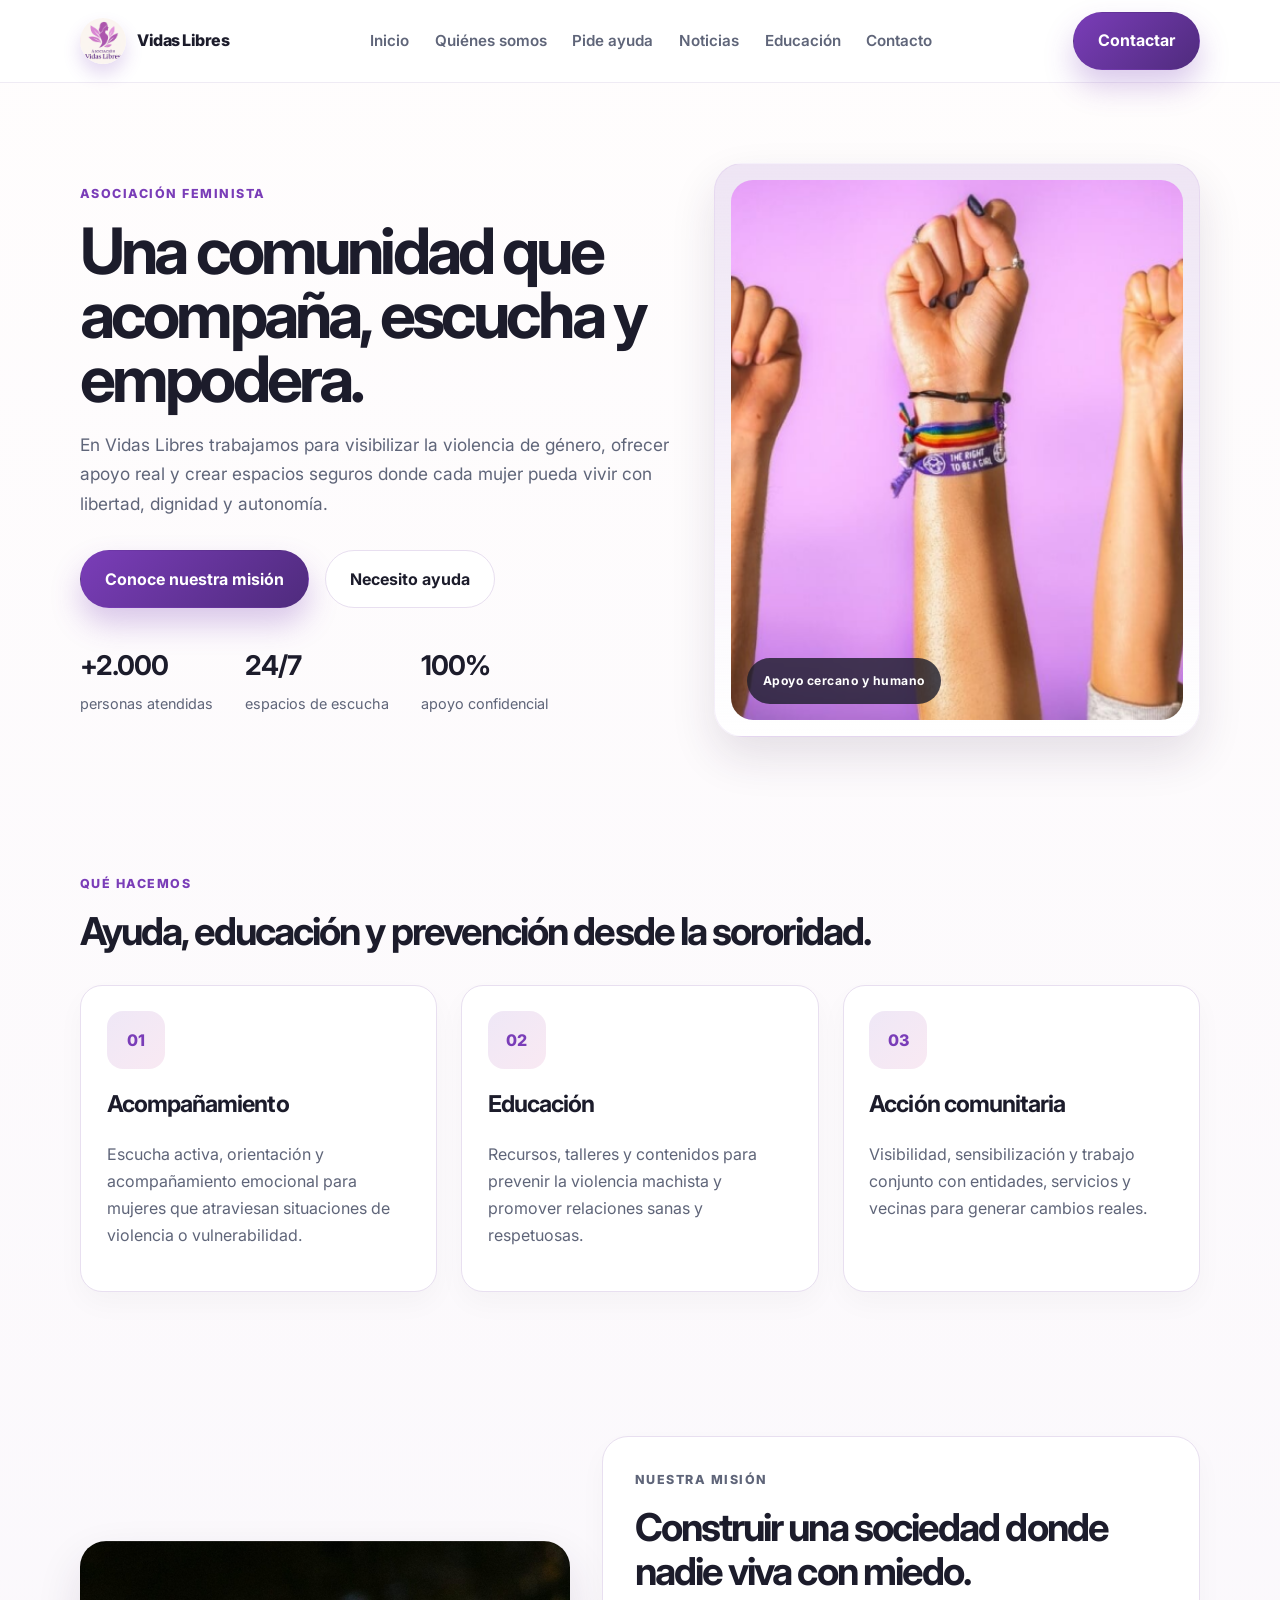
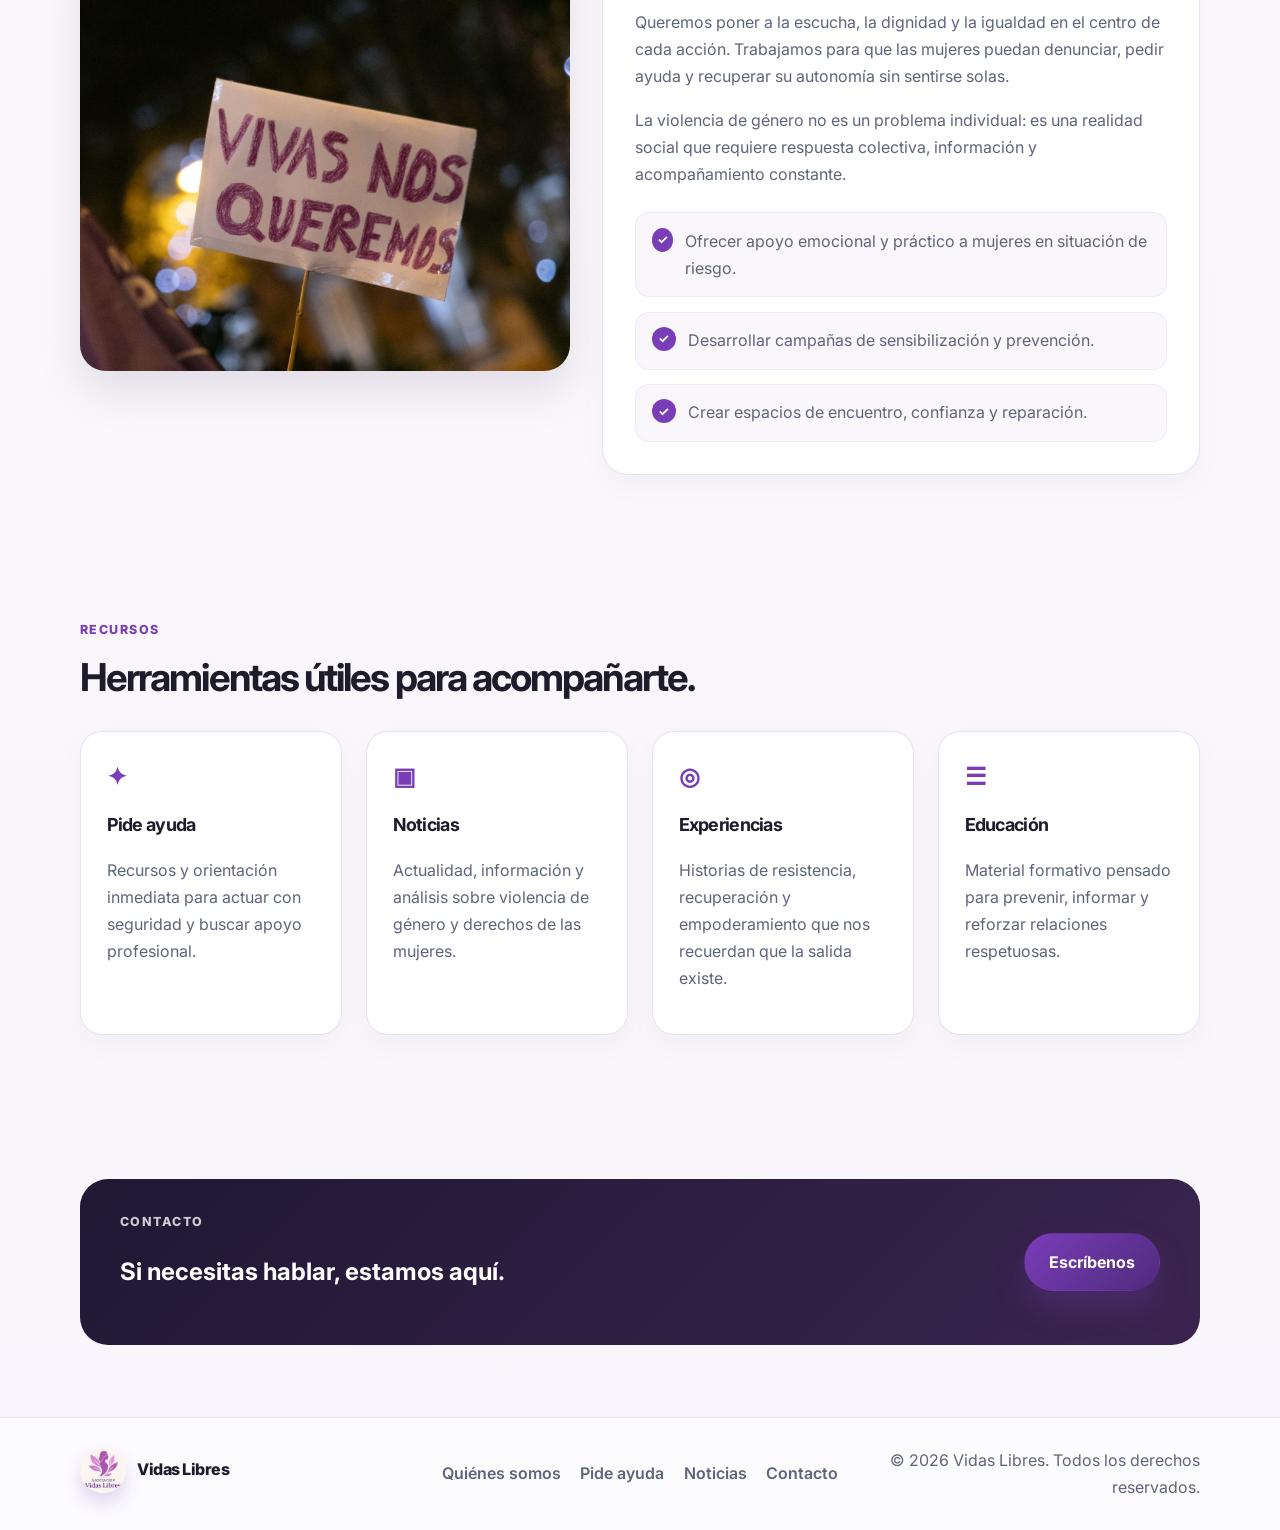
<file: index.html>
<!DOCTYPE html>
<html lang="es">
<head>
  <meta charset="UTF-8">
  <meta name="viewport" content="width=device-width, initial-scale=1.0">
  <meta name="description" content="Asociación Vidas Libres. Acompañamiento, información y apoyo frente a la violencia de género.">
  <title>Vidas Libres | Asociación</title>
  <link rel="preconnect" href="https://fonts.googleapis.com">
  <link rel="preconnect" href="https://fonts.gstatic.com" crossorigin>
  <link href="https://fonts.googleapis.com/css2?family=Inter:wght@400;500;600;700;800&display=swap" rel="stylesheet">
  <link rel="stylesheet" href="styles/style.css">
</head>
<body>
  <header class="site-header">
    <div class="container nav">
      <a href="index.html" class="brand" aria-label="Inicio Vidas Libres">
        <img src="images/image1.png" alt="Logo Vidas Libres">
        <span>Vidas Libres</span>
      </a>

      <nav class="main-nav" aria-label="Navegación principal">
        <a href="index.html">Inicio</a>
        <a href="html/quienessomos.html">Quiénes somos</a>
        <a href="html/pideayuda.html">Pide ayuda</a>
        <a href="html/NOTICIAS.html">Noticias</a>
        <a href="html/EDUCACION.html">Educación</a>
        <a href="html/formulario.html">Contacto</a>
      </nav>

      <a class="btn btn-primary" href="html/formulario.html">Contactar</a>
    </div>
  </header>

  <main>
    <section class="hero">
      <div class="container hero-grid">
        <div>
          <p class="eyebrow">Asociación feminista</p>
          <h1>Una comunidad que acompaña, escucha y empodera.</h1>
          <p class="lead">
            En Vidas Libres trabajamos para visibilizar la violencia de género, ofrecer apoyo real y crear espacios seguros donde cada mujer pueda vivir con libertad, dignidad y autonomía.
          </p>

          <div class="hero-actions">
            <a class="btn btn-primary" href="html/quienessomos.html">Conoce nuestra misión</a>
            <a class="btn btn-secondary" href="html/pideayuda.html">Necesito ayuda</a>
          </div>

          <ul class="stats" aria-label="Estadísticas de apoyo">
            <li>
              <strong>+2.000</strong>
              <span>personas atendidas</span>
            </li>
            <li>
              <strong>24/7</strong>
              <span>espacios de escucha</span>
            </li>
            <li>
              <strong>100%</strong>
              <span>apoyo confidencial</span>
            </li>
          </ul>
        </div>

        <div class="visual-card">
          <img src="images/image5.png" alt="Mujeres unidas apoyándose mutua">
          <div class="badge">Apoyo cercano y humano</div>
        </div>
      </div>
    </section>

    <section>
      <div class="container">
        <div class="section-header">
          <p class="section-tag">Qué hacemos</p>
          <h2>Ayuda, educación y prevención desde la sororidad.</h2>
        </div>

        <div class="value-grid">
          <article class="card">
            <div class="card-icon">01</div>
            <h3>Acompañamiento</h3>
            <p>Escucha activa, orientación y acompañamiento emocional para mujeres que atraviesan situaciones de violencia o vulnerabilidad.</p>
          </article>

          <article class="card">
            <div class="card-icon">02</div>
            <h3>Educación</h3>
            <p>Recursos, talleres y contenidos para prevenir la violencia machista y promover relaciones sanas y respetuosas.</p>
          </article>

          <article class="card">
            <div class="card-icon">03</div>
            <h3>Acción comunitaria</h3>
            <p>Visibilidad, sensibilización y trabajo conjunto con entidades, servicios y vecinas para generar cambios reales.</p>
          </article>
        </div>
      </div>
    </section>

    <section>
      <div class="container mission-grid">
        <div class="mission-image">
          <img src="images/image13.PNG" alt="Trabajo de la asociación">
        </div>

        <div class="content-panel">
          <p class="section-tag">Nuestra misión</p>
          <h2>Construir una sociedad donde nadie viva con miedo.</h2>
          <p>
            Queremos poner a la escucha, la dignidad y la igualdad en el centro de cada acción. Trabajamos para que las mujeres puedan denunciar, pedir ayuda y recuperar su autonomía sin sentirse solas.
          </p>
          <p>
            La violencia de género no es un problema individual: es una realidad social que requiere respuesta colectiva, información y acompañamiento constante.
          </p>

          <ul class="list-check">
            <li><strong>✓</strong> Ofrecer apoyo emocional y práctico a mujeres en situación de riesgo.</li>
            <li><strong>✓</strong> Desarrollar campañas de sensibilización y prevención.</li>
            <li><strong>✓</strong> Crear espacios de encuentro, confianza y reparación.</li>
          </ul>
        </div>
      </div>
    </section>

    <section>
      <div class="container">
        <div class="section-header">
          <p class="section-tag">Recursos</p>
          <h2>Herramientas útiles para acompañarte.</h2>
        </div>

        <div class="resource-grid">
          <article class="resource-card">
            <div class="icon">✦</div>
            <h3>Pide ayuda</h3>
            <p>Recursos y orientación inmediata para actuar con seguridad y buscar apoyo profesional.</p>
          </article>

          <article class="resource-card">
            <div class="icon">▣</div>
            <h3>Noticias</h3>
            <p>Actualidad, información y análisis sobre violencia de género y derechos de las mujeres.</p>
          </article>

          <article class="resource-card">
            <div class="icon">◎</div>
            <h3>Experiencias</h3>
            <p>Historias de resistencia, recuperación y empoderamiento que nos recuerdan que la salida existe.</p>
          </article>

          <article class="resource-card">
            <div class="icon">☰</div>
            <h3>Educación</h3>
            <p>Material formativo pensado para prevenir, informar y reforzar relaciones respetuosas.</p>
          </article>
        </div>
      </div>
    </section>

    <section>
      <div class="container cta-box">
        <div>
          <p class="section-tag">Contacto</p>
          <h2>Si necesitas hablar, estamos aquí.</h2>
        </div>
        <a class="btn btn-primary" href="html/formulario.html">Escríbenos</a>
      </div>
    </section>
  </main>

  <footer class="site-footer">
    <div class="container footer-grid">
      <div>
        <a href="index.html" class="brand" aria-label="Vidas Libres">
          <img src="images/image1.png" alt="Logo Vidas Libres">
          <span>Vidas Libres</span>
        </a>
      </div>

      <nav class="footer-links" aria-label="Enlaces del pie de página">
        <a href="html/quienessomos.html">Quiénes somos</a>
        <a href="html/pideayuda.html">Pide ayuda</a>
        <a href="html/NOTICIAS.html">Noticias</a>
        <a href="html/formulario.html">Contacto</a>
      </nav>

      <p>© 2026 Vidas Libres. Todos los derechos reservados.</p>
    </div>
  </footer>
</body>
</html>
</file>
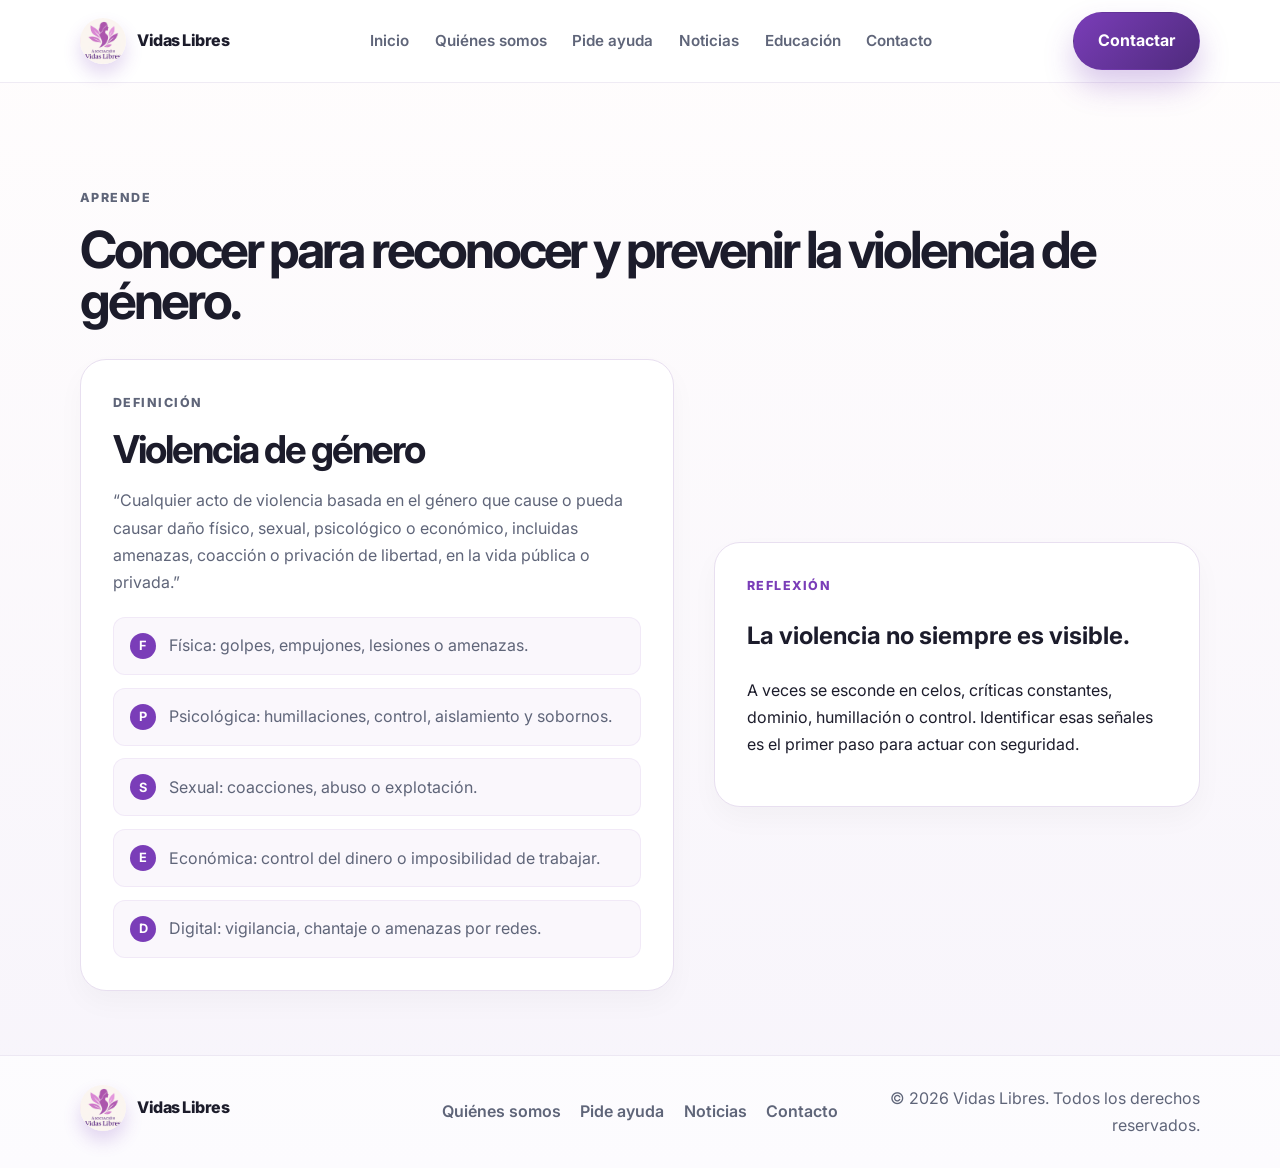
<file: html/APRENDE.html>
<!DOCTYPE html>
<html lang="es">
<head>
  <meta charset="UTF-8">
  <meta name="viewport" content="width=device-width, initial-scale=1.0">
  <meta name="description" content="Definición y tipos de violencia de género para la prevención y la sensibilización.">
  <title>Aprende | Vidas Libres</title>
  <link rel="preconnect" href="https://fonts.googleapis.com">
  <link rel="preconnect" href="https://fonts.gstatic.com" crossorigin>
  <link href="https://fonts.googleapis.com/css2?family=Inter:wght@400;500;600;700;800&display=swap" rel="stylesheet">
  <link rel="stylesheet" href="../styles/style.css">
</head>
<body>
  <header class="site-header">
    <div class="container nav">
      <a href="../index.html" class="brand" aria-label="Inicio Vidas Libres">
        <img src="../images/image1.png" alt="Logo Vidas Libres">
        <span>Vidas Libres</span>
      </a>

      <nav class="main-nav" aria-label="Navegación principal">
        <a href="../index.html">Inicio</a>
        <a href="quienessomos.html">Quiénes somos</a>
        <a href="pideayuda.html">Pide ayuda</a>
        <a href="NOTICIAS.html">Noticias</a>
        <a href="EDUCACION.html">Educación</a>
        <a href="formulario.html">Contacto</a>
      </nav>

      <a class="btn btn-primary" href="formulario.html">Contactar</a>
    </div>
  </header>

  <main class="page-shell">
    <div class="container page-hero">
      <p class="eyebrow">Aprende</p>
      <h1>Conocer para reconocer y prevenir la violencia de género.</h1>
    </div>

    <div class="container resource-layout">
      <div class="content-panel">
        <p class="section-tag">Definición</p>
        <h2>Violencia de género</h2>
        <p>
          “Cualquier acto de violencia basada en el género que cause o pueda causar daño físico, sexual, psicológico o económico, incluidas amenazas, coacción o privación de libertad, en la vida pública o privada.”
        </p>

        <ul class="info-list">
          <li><strong>F</strong> Física: golpes, empujones, lesiones o amenazas.</li>
          <li><strong>P</strong> Psicológica: humillaciones, control, aislamiento y sobornos.</li>
          <li><strong>S</strong> Sexual: coacciones, abuso o explotación.</li>
          <li><strong>E</strong> Económica: control del dinero o imposibilidad de trabajar.</li>
          <li><strong>D</strong> Digital: vigilancia, chantaje o amenazas por redes.</li>
        </ul>
      </div>

      <aside class="emergency-panel">
        <p class="section-tag">Reflexión</p>
        <h2>La violencia no siempre es visible.</h2>
        <p>
          A veces se esconde en celos, críticas constantes, dominio, humillación o control. Identificar esas señales es el primer paso para actuar con seguridad.
        </p>
      </aside>
    </div>
  </main>

  <footer class="site-footer">
    <div class="container footer-grid">
      <div>
        <a href="../index.html" class="brand" aria-label="Vidas Libres">
          <img src="../images/image1.png" alt="Logo Vidas Libres">
          <span>Vidas Libres</span>
        </a>
      </div>

      <nav class="footer-links" aria-label="Enlaces del pie de página">
        <a href="quienessomos.html">Quiénes somos</a>
        <a href="pideayuda.html">Pide ayuda</a>
        <a href="NOTICIAS.html">Noticias</a>
        <a href="formulario.html">Contacto</a>
      </nav>

      <p>© 2026 Vidas Libres. Todos los derechos reservados.</p>
    </div>
  </footer>
</body>
</html>
</file>
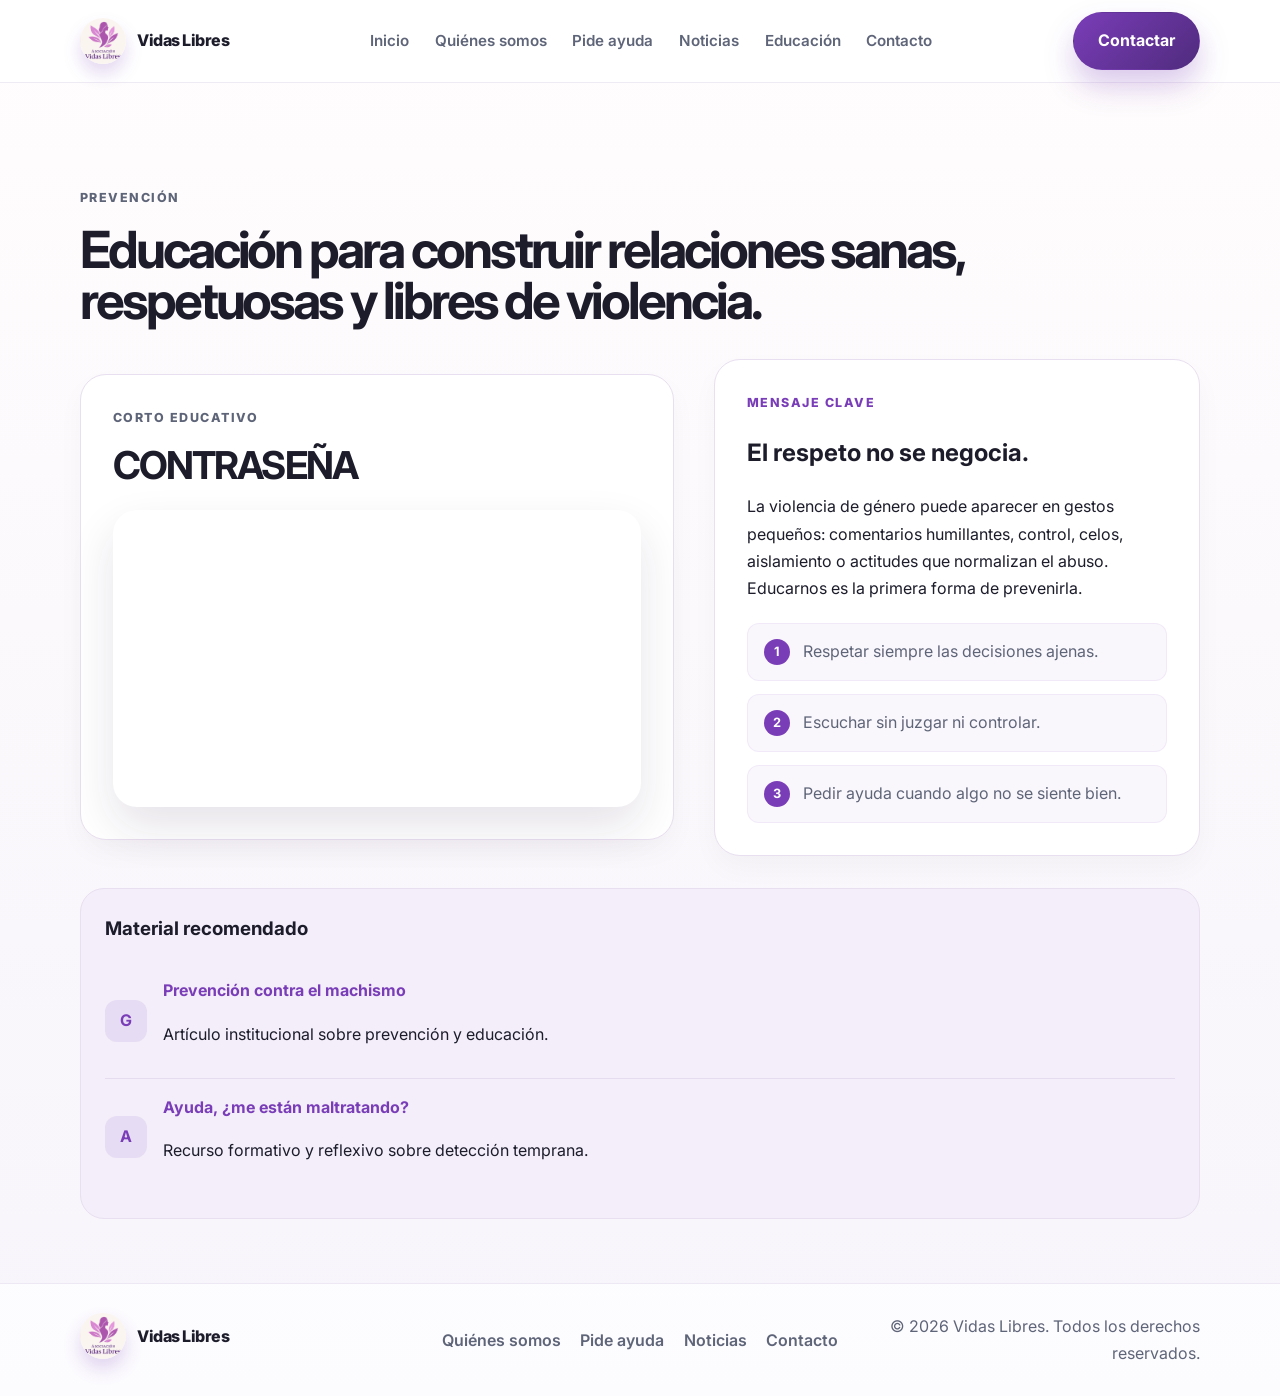
<file: html/EDUCACION.html>
<!DOCTYPE html>
<html lang="es">
<head>
  <meta charset="UTF-8">
  <meta name="viewport" content="width=device-width, initial-scale=1.0">
  <meta name="description" content="Educación y prevención para una sociedad más igualitaria y respetuosa.">
  <title>Educación | Vidas Libres</title>
  <link rel="preconnect" href="https://fonts.googleapis.com">
  <link rel="preconnect" href="https://fonts.gstatic.com" crossorigin>
  <link href="https://fonts.googleapis.com/css2?family=Inter:wght@400;500;600;700;800&display=swap" rel="stylesheet">
  <link rel="stylesheet" href="../styles/style.css">
</head>
<body>
  <header class="site-header">
    <div class="container nav">
      <a href="../index.html" class="brand" aria-label="Inicio Vidas Libres">
        <img src="../images/image1.png" alt="Logo Vidas Libres">
        <span>Vidas Libres</span>
      </a>

      <nav class="main-nav" aria-label="Navegación principal">
        <a href="../index.html">Inicio</a>
        <a href="quienessomos.html">Quiénes somos</a>
        <a href="pideayuda.html">Pide ayuda</a>
        <a href="NOTICIAS.html">Noticias</a>
        <a href="EDUCACION.html">Educación</a>
        <a href="formulario.html">Contacto</a>
      </nav>

      <a class="btn btn-primary" href="formulario.html">Contactar</a>
    </div>
  </header>

  <main class="page-shell">
    <div class="container page-hero">
      <p class="eyebrow">Prevención</p>
      <h1>Educación para construir relaciones sanas, respetuosas y libres de violencia.</h1>
    </div>

    <div class="container resource-layout">
      <div class="content-panel">
        <p class="section-tag">Corto educativo</p>
        <h2>CONTRASEÑA</h2>
        <div class="video-wrapper" style="margin-top:1.4rem;">
          <iframe src="https://www.youtube.com/embed/tFop_rECYXI" title="Corto educativo CONTRASEÑA" allowfullscreen></iframe>
        </div>
      </div>

      <aside class="emergency-panel">
        <p class="section-tag">Mensaje clave</p>
        <h2>El respeto no se negocia.</h2>
        <p>
          La violencia de género puede aparecer en gestos pequeños: comentarios humillantes, control, celos, aislamiento o actitudes que normalizan el abuso. Educarnos es la primera forma de prevenirla.
        </p>

        <ul class="info-list">
          <li><strong>1</strong> Respetar siempre las decisiones ajenas.</li>
          <li><strong>2</strong> Escuchar sin juzgar ni controlar.</li>
          <li><strong>3</strong> Pedir ayuda cuando algo no se siente bien.</li>
        </ul>
      </aside>
    </div>

    <div class="container" style="margin-top:2rem;">
      <div class="download-box">
        <h3>Material recomendado</h3>
        <div class="download-item">
          <div class="mini-icon">G</div>
          <div>
            <a href="https://www.igualdad.gob.es/wp-content/uploads/EEVM_LF.pdf" target="_blank" rel="noreferrer">Prevención contra el machismo</a>
            <p>Artículo institucional sobre prevención y educación.</p>
          </div>
        </div>

        <div class="download-item">
          <div class="mini-icon">A</div>
          <div>
            <a href="https://mujereslibresmujeresenpaz.org/foro-modulo-5-testimonios-de-victimas-de-violencia-vicaria-y-violencia-de-genero-institucional" target="_blank" rel="noreferrer">Ayuda, ¿me están maltratando?</a>
            <p>Recurso formativo y reflexivo sobre detección temprana.</p>
          </div>
        </div>
      </div>
    </div>
  </main>

  <footer class="site-footer">
    <div class="container footer-grid">
      <div>
        <a href="../index.html" class="brand" aria-label="Vidas Libres">
          <img src="../images/image1.png" alt="Logo Vidas Libres">
          <span>Vidas Libres</span>
        </a>
      </div>

      <nav class="footer-links" aria-label="Enlaces del pie de página">
        <a href="quienessomos.html">Quiénes somos</a>
        <a href="pideayuda.html">Pide ayuda</a>
        <a href="NOTICIAS.html">Noticias</a>
        <a href="formulario.html">Contacto</a>
      </nav>

      <p>© 2026 Vidas Libres. Todos los derechos reservados.</p>
    </div>
  </footer>
</body>
</html>
</file>
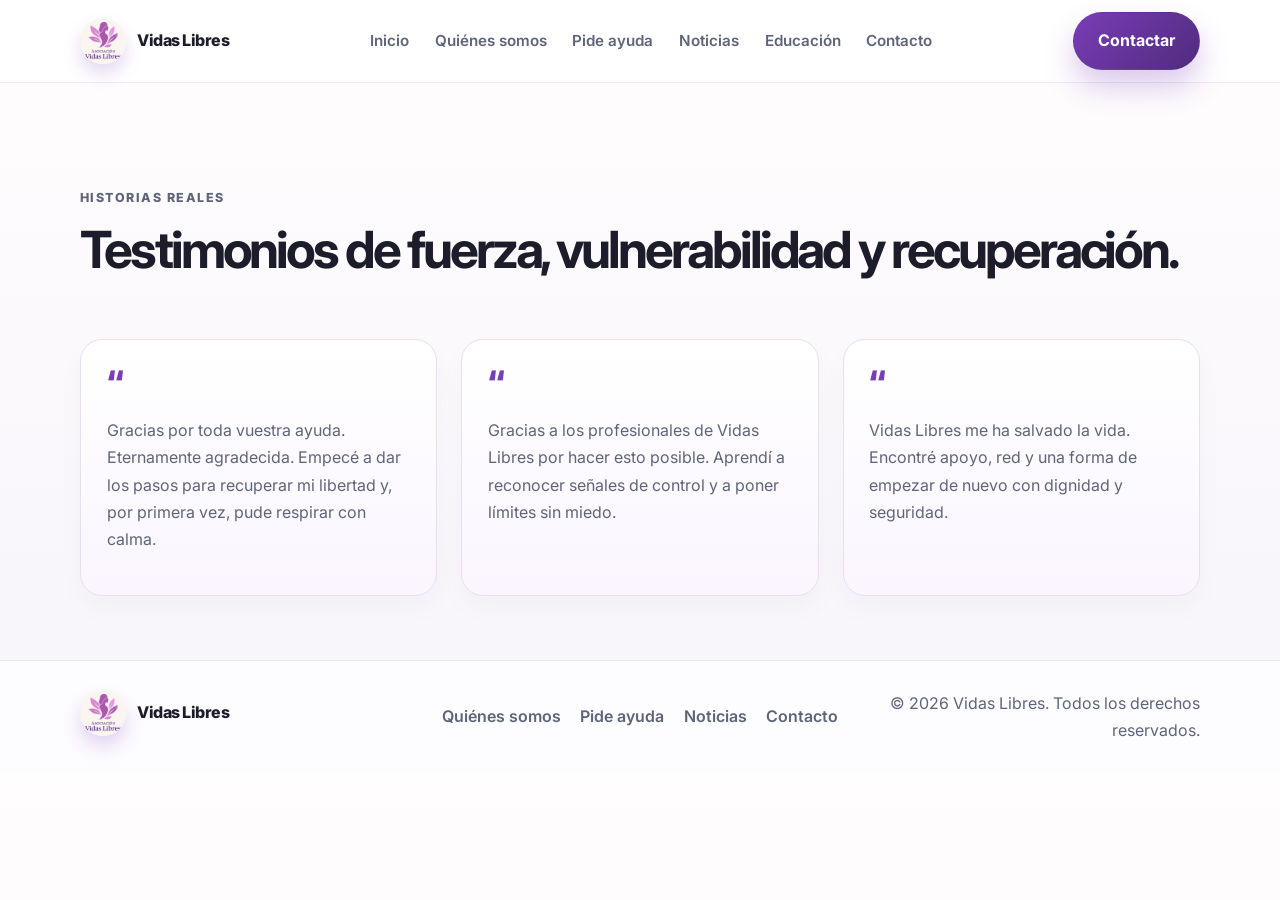
<file: html/EXPERIENCIAS.html>
<!DOCTYPE html>
<html lang="es">
<head>
  <meta charset="UTF-8">
  <meta name="viewport" content="width=device-width, initial-scale=1.0">
  <meta name="description" content="Historias reales de acompañamiento y empoderamiento en la asociación Vidas Libres.">
  <title>Experiencias | Vidas Libres</title>
  <link rel="preconnect" href="https://fonts.googleapis.com">
  <link rel="preconnect" href="https://fonts.gstatic.com" crossorigin>
  <link href="https://fonts.googleapis.com/css2?family=Inter:wght@400;500;600;700;800&display=swap" rel="stylesheet">
  <link rel="stylesheet" href="../styles/style.css">
</head>
<body>
  <header class="site-header">
    <div class="container nav">
      <a href="../index.html" class="brand" aria-label="Inicio Vidas Libres">
        <img src="../images/image1.png" alt="Logo Vidas Libres">
        <span>Vidas Libres</span>
      </a>

      <nav class="main-nav" aria-label="Navegación principal">
        <a href="../index.html">Inicio</a>
        <a href="quienessomos.html">Quiénes somos</a>
        <a href="pideayuda.html">Pide ayuda</a>
        <a href="NOTICIAS.html">Noticias</a>
        <a href="EDUCACION.html">Educación</a>
        <a href="formulario.html">Contacto</a>
      </nav>

      <a class="btn btn-primary" href="formulario.html">Contactar</a>
    </div>
  </header>

  <main class="page-shell">
    <div class="container page-hero">
      <p class="eyebrow">Historias reales</p>
      <h1>Testimonios de fuerza, vulnerabilidad y recuperación.</h1>
    </div>

    <div class="container testimonial-grid" style="margin-top: 2rem;">
      <article class="testimonial-card">
        <div class="quote-mark">“</div>
        <p>Gracias por toda vuestra ayuda. Eternamente agradecida. Empecé a dar los pasos para recuperar mi libertad y, por primera vez, pude respirar con calma.</p>
      </article>

      <article class="testimonial-card">
        <div class="quote-mark">“</div>
        <p>Gracias a los profesionales de Vidas Libres por hacer esto posible. Aprendí a reconocer señales de control y a poner límites sin miedo.</p>
      </article>

      <article class="testimonial-card">
        <div class="quote-mark">“</div>
        <p>Vidas Libres me ha salvado la vida. Encontré apoyo, red y una forma de empezar de nuevo con dignidad y seguridad.</p>
      </article>
    </div>
  </main>

  <footer class="site-footer">
    <div class="container footer-grid">
      <div>
        <a href="../index.html" class="brand" aria-label="Vidas Libres">
          <img src="../images/image1.png" alt="Logo Vidas Libres">
          <span>Vidas Libres</span>
        </a>
      </div>

      <nav class="footer-links" aria-label="Enlaces del pie de página">
        <a href="quienessomos.html">Quiénes somos</a>
        <a href="pideayuda.html">Pide ayuda</a>
        <a href="NOTICIAS.html">Noticias</a>
        <a href="formulario.html">Contacto</a>
      </nav>

      <p>© 2026 Vidas Libres. Todos los derechos reservados.</p>
    </div>
  </footer>
</body>
</html>
</file>
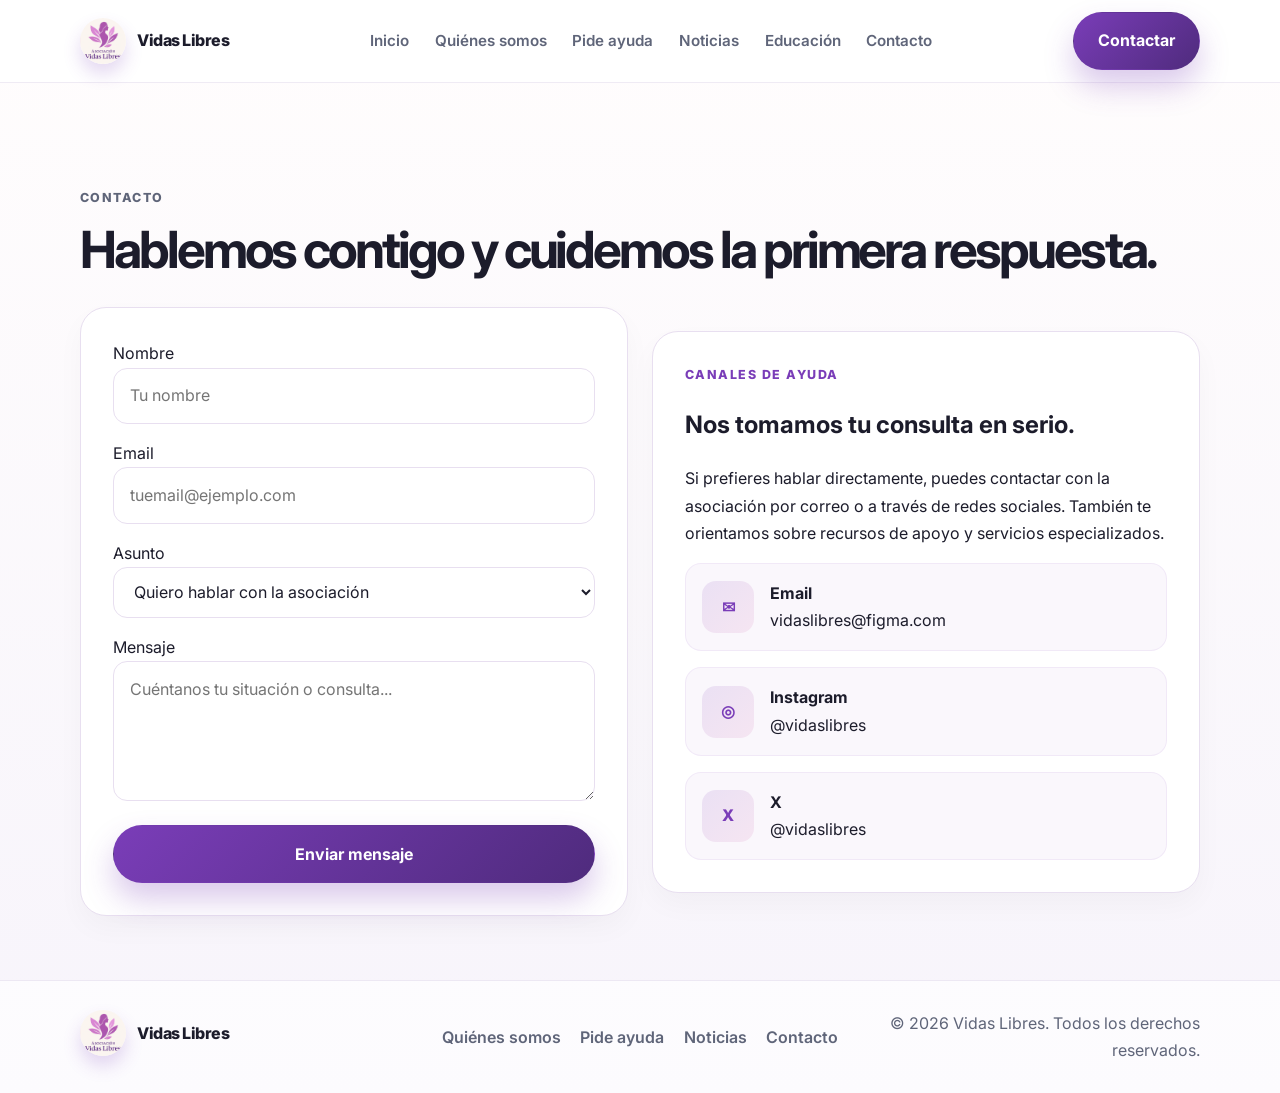
<file: html/formulario.html>
<!DOCTYPE html>
<html lang="es">
<head>
  <meta charset="UTF-8">
  <meta name="viewport" content="width=device-width, initial-scale=1.0">
  <meta name="description" content="Formulario de contacto de la asociación Vidas Libres.">
  <title>Contacto | Vidas Libres</title>
  <link rel="preconnect" href="https://fonts.googleapis.com">
  <link rel="preconnect" href="https://fonts.gstatic.com" crossorigin>
  <link href="https://fonts.googleapis.com/css2?family=Inter:wght@400;500;600;700;800&display=swap" rel="stylesheet">
  <link rel="stylesheet" href="../styles/style.css">
</head>
<body>
  <header class="site-header">
    <div class="container nav">
      <a href="../index.html" class="brand" aria-label="Inicio Vidas Libres">
        <img src="../images/image1.png" alt="Logo Vidas Libres">
        <span>Vidas Libres</span>
      </a>

      <nav class="main-nav" aria-label="Navegación principal">
        <a href="../index.html">Inicio</a>
        <a href="quienessomos.html">Quiénes somos</a>
        <a href="pideayuda.html">Pide ayuda</a>
        <a href="NOTICIAS.html">Noticias</a>
        <a href="EDUCACION.html">Educación</a>
        <a href="formulario.html">Contacto</a>
      </nav>

      <a class="btn btn-primary" href="formulario.html">Contactar</a>
    </div>
  </header>

  <main class="page-shell">
    <div class="container page-hero">
      <p class="eyebrow">Contacto</p>
      <h1>Hablemos contigo y cuidemos la primera respuesta.</h1>
    </div>

    <div class="container contact-grid">
      <div class="contact-panel">
        <form class="contact-form">
          <label>
            <span>Nombre</span>
            <input type="text" placeholder="Tu nombre">
          </label>

          <label>
            <span>Email</span>
            <input type="email" placeholder="tuemail@ejemplo.com">
          </label>

          <label>
            <span>Asunto</span>
            <select>
              <option>Quiero hablar con la asociación</option>
              <option>Necesito ayuda</option>
              <option>Quiero colaborar</option>
              <option>Consultas sobre prevención</option>
            </select>
          </label>

          <label>
            <span>Mensaje</span>
            <textarea placeholder="Cuéntanos tu situación o consulta..."></textarea>
          </label>

          <button type="submit" class="btn btn-primary">Enviar mensaje</button>
        </form>
      </div>

      <aside class="emergency-panel">
        <p class="section-tag">Canales de ayuda</p>
        <h2>Nos tomamos tu consulta en serio.</h2>
        <p>Si prefieres hablar directamente, puedes contactar con la asociación por correo o a través de redes sociales. También te orientamos sobre recursos de apoyo y servicios especializados.</p>

        <div class="emergency-list">
          <div class="emergency-item">
            <div class="icon">✉</div>
            <div>
              <strong>Email</strong><br>
              vidaslibres@figma.com
            </div>
          </div>

          <div class="emergency-item">
            <div class="icon">◎</div>
            <div>
              <strong>Instagram</strong><br>
              @vidaslibres
            </div>
          </div>

          <div class="emergency-item">
            <div class="icon">X</div>
            <div>
              <strong>X</strong><br>
              @vidaslibres
            </div>
          </div>
        </div>
      </aside>
    </div>
  </main>

  <footer class="site-footer">
    <div class="container footer-grid">
      <div>
        <a href="../index.html" class="brand" aria-label="Vidas Libres">
          <img src="../images/image1.png" alt="Logo Vidas Libres">
          <span>Vidas Libres</span>
        </a>
      </div>

      <nav class="footer-links" aria-label="Enlaces del pie de página">
        <a href="quienessomos.html">Quiénes somos</a>
        <a href="pideayuda.html">Pide ayuda</a>
        <a href="NOTICIAS.html">Noticias</a>
        <a href="formulario.html">Contacto</a>
      </nav>

      <p>© 2026 Vidas Libres. Todos los derechos reservados.</p>
    </div>
  </footer>
</body>
</html>
</file>
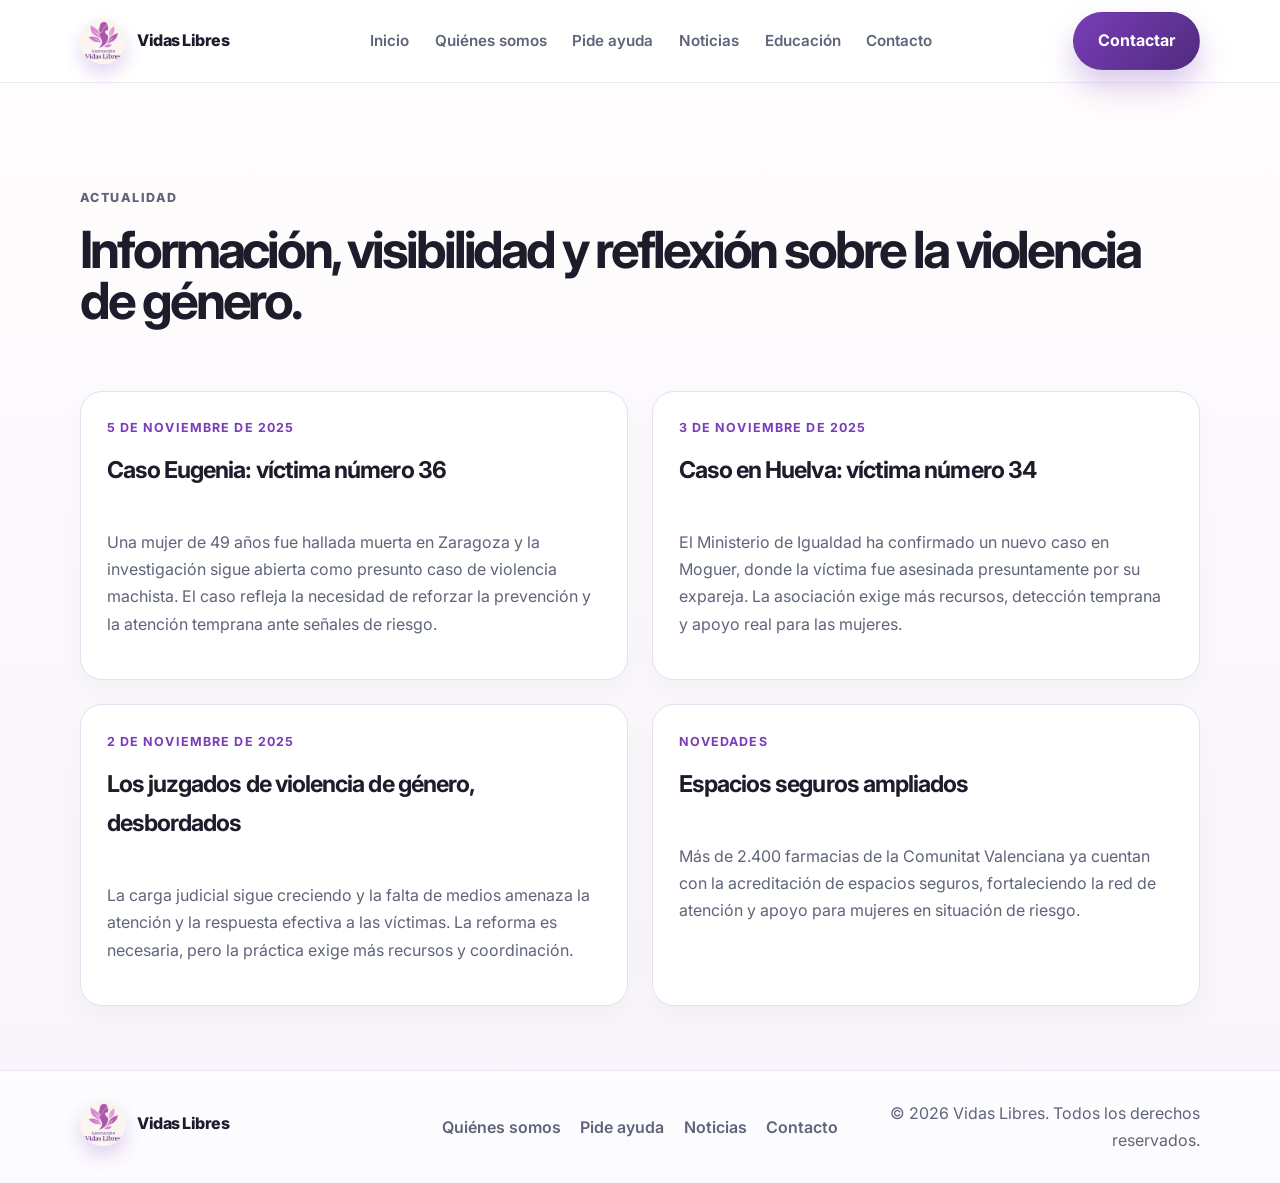
<file: html/NOTICIAS.html>
<!DOCTYPE html>
<html lang="es">
<head>
  <meta charset="UTF-8">
  <meta name="viewport" content="width=device-width, initial-scale=1.0">
  <meta name="description" content="Noticias e información sobre violencia de género y derechos de las mujeres.">
  <title>Noticias | Vidas Libres</title>
  <link rel="preconnect" href="https://fonts.googleapis.com">
  <link rel="preconnect" href="https://fonts.gstatic.com" crossorigin>
  <link href="https://fonts.googleapis.com/css2?family=Inter:wght@400;500;600;700;800&display=swap" rel="stylesheet">
  <link rel="stylesheet" href="../styles/style.css">
</head>
<body>
  <header class="site-header">
    <div class="container nav">
      <a href="../index.html" class="brand" aria-label="Inicio Vidas Libres">
        <img src="../images/image1.png" alt="Logo Vidas Libres">
        <span>Vidas Libres</span>
      </a>

      <nav class="main-nav" aria-label="Navegación principal">
        <a href="../index.html">Inicio</a>
        <a href="quienessomos.html">Quiénes somos</a>
        <a href="pideayuda.html">Pide ayuda</a>
        <a href="NOTICIAS.html">Noticias</a>
        <a href="EDUCACION.html">Educación</a>
        <a href="formulario.html">Contacto</a>
      </nav>

      <a class="btn btn-primary" href="formulario.html">Contactar</a>
    </div>
  </header>

  <main class="page-shell">
    <div class="container page-hero">
      <p class="eyebrow">Actualidad</p>
      <h1>Información, visibilidad y reflexión sobre la violencia de género.</h1>
    </div>

    <div class="container news-grid" style="margin-top: 2rem;">
      <article class="news-card">
        <div class="meta">5 de noviembre de 2025</div>
        <h3>Caso Eugenia: víctima número 36</h3>
        <p>Una mujer de 49 años fue hallada muerta en Zaragoza y la investigación sigue abierta como presunto caso de violencia machista. El caso refleja la necesidad de reforzar la prevención y la atención temprana ante señales de riesgo.</p>
      </article>

      <article class="news-card">
        <div class="meta">3 de noviembre de 2025</div>
        <h3>Caso en Huelva: víctima número 34</h3>
        <p>El Ministerio de Igualdad ha confirmado un nuevo caso en Moguer, donde la víctima fue asesinada presuntamente por su expareja. La asociación exige más recursos, detección temprana y apoyo real para las mujeres.</p>
      </article>

      <article class="news-card">
        <div class="meta">2 de noviembre de 2025</div>
        <h3>Los juzgados de violencia de género, desbordados</h3>
        <p>La carga judicial sigue creciendo y la falta de medios amenaza la atención y la respuesta efectiva a las víctimas. La reforma es necesaria, pero la práctica exige más recursos y coordinación.</p>
      </article>

      <article class="news-card">
        <div class="meta">Novedades</div>
        <h3>Espacios seguros ampliados</h3>
        <p>Más de 2.400 farmacias de la Comunitat Valenciana ya cuentan con la acreditación de espacios seguros, fortaleciendo la red de atención y apoyo para mujeres en situación de riesgo.</p>
      </article>
    </div>
  </main>

  <footer class="site-footer">
    <div class="container footer-grid">
      <div>
        <a href="../index.html" class="brand" aria-label="Vidas Libres">
          <img src="../images/image1.png" alt="Logo Vidas Libres">
          <span>Vidas Libres</span>
        </a>
      </div>

      <nav class="footer-links" aria-label="Enlaces del pie de página">
        <a href="quienessomos.html">Quiénes somos</a>
        <a href="pideayuda.html">Pide ayuda</a>
        <a href="NOTICIAS.html">Noticias</a>
        <a href="formulario.html">Contacto</a>
      </nav>

      <p>© 2026 Vidas Libres. Todos los derechos reservados.</p>
    </div>
  </footer>
</body>
</html>
</file>
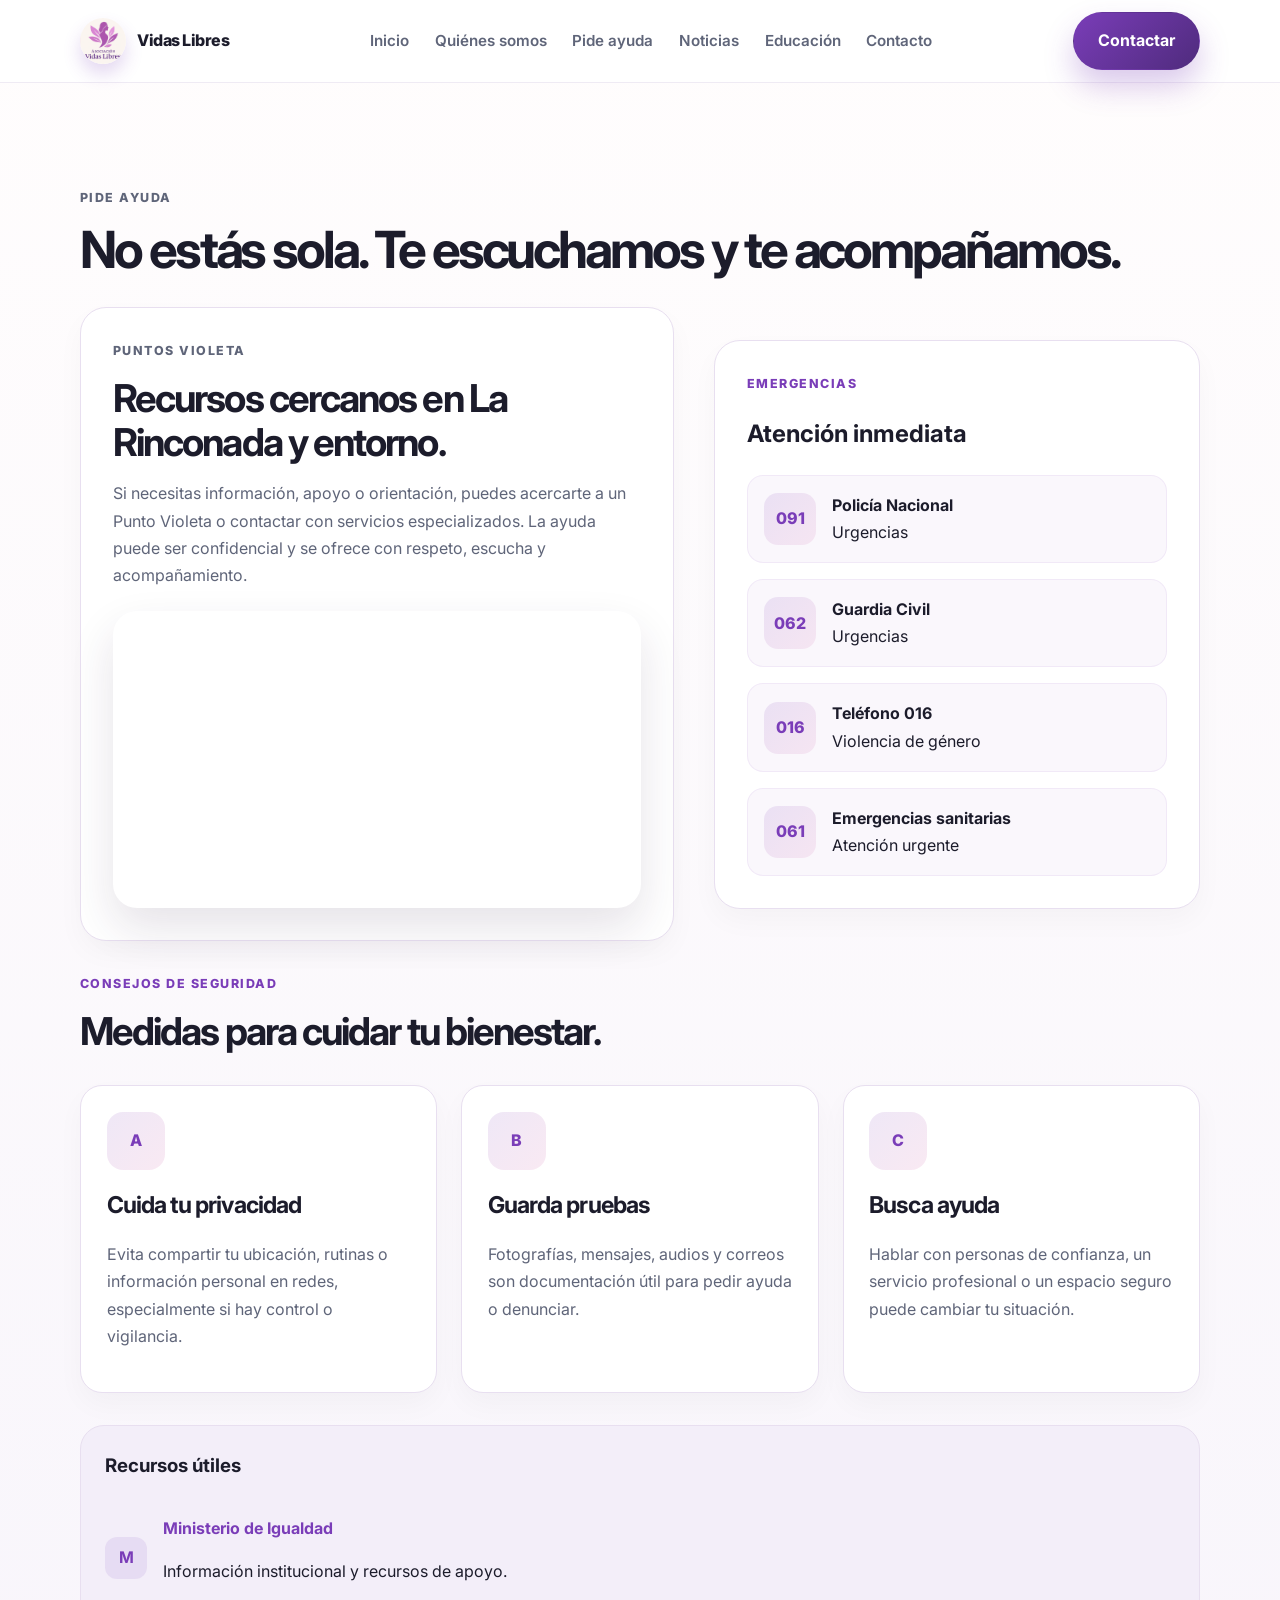
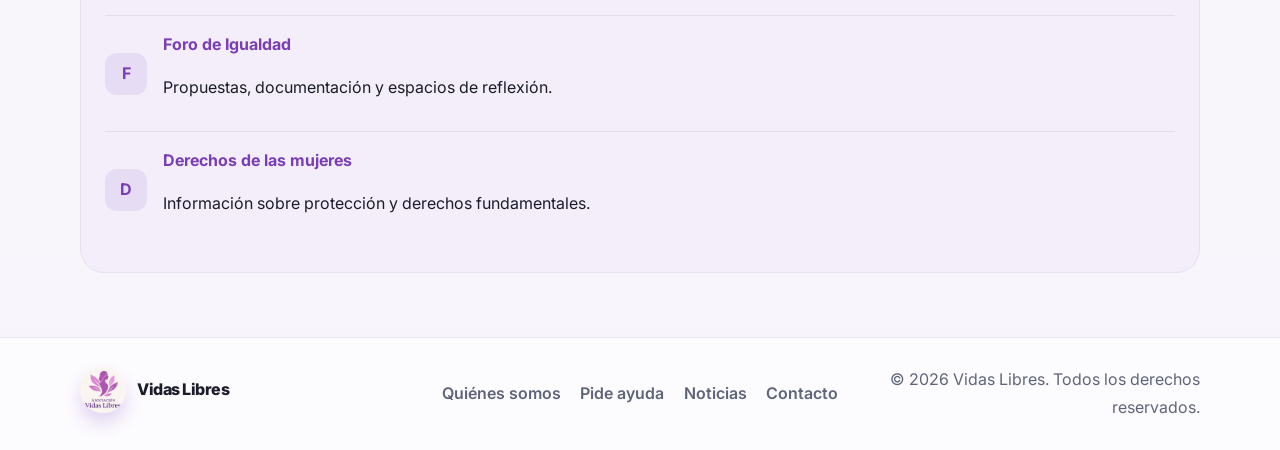
<file: html/pideayuda.html>
<!DOCTYPE html>
<html lang="es">
<head>
  <meta charset="UTF-8">
  <meta name="viewport" content="width=device-width, initial-scale=1.0">
  <meta name="description" content="Pide ayuda: recursos, consejos y puntos de apoyo para mujeres en situación de vulnerabilidad.">
  <title>Pide ayuda | Vidas Libres</title>
  <link rel="preconnect" href="https://fonts.googleapis.com">
  <link rel="preconnect" href="https://fonts.gstatic.com" crossorigin>
  <link href="https://fonts.googleapis.com/css2?family=Inter:wght@400;500;600;700;800&display=swap" rel="stylesheet">
  <link rel="stylesheet" href="../styles/style.css">
</head>
<body>
  <header class="site-header">
    <div class="container nav">
      <a href="../index.html" class="brand" aria-label="Inicio Vidas Libres">
        <img src="../images/image1.png" alt="Logo Vidas Libres">
        <span>Vidas Libres</span>
      </a>

      <nav class="main-nav" aria-label="Navegación principal">
        <a href="../index.html">Inicio</a>
        <a href="quienessomos.html">Quiénes somos</a>
        <a href="pideayuda.html">Pide ayuda</a>
        <a href="NOTICIAS.html">Noticias</a>
        <a href="EDUCACION.html">Educación</a>
        <a href="formulario.html">Contacto</a>
      </nav>

      <a class="btn btn-primary" href="formulario.html">Contactar</a>
    </div>
  </header>

  <main class="page-shell">
    <div class="container page-hero">
      <p class="eyebrow">Pide ayuda</p>
      <h1>No estás sola. Te escuchamos y te acompañamos.</h1>
    </div>

    <div class="container resource-layout">
      <div class="content-panel">
        <p class="section-tag">Puntos Violeta</p>
        <h2>Recursos cercanos en La Rinconada y entorno.</h2>
        <p>
          Si necesitas información, apoyo o orientación, puedes acercarte a un Punto Violeta o contactar con servicios especializados. La ayuda puede ser confidencial y se ofrece con respeto, escucha y acompañamiento.
        </p>

        <div class="video-wrapper" style="margin-top:1.4rem;">
          <iframe src="https://www.google.com/maps/d/u/0/embed?mid=15Ajke_IJlrp_luwgeQ4WyxBgRmjRO7M&ehbc=2E312F" title="Mapa de puntos violeta"></iframe>
        </div>
      </div>

      <aside class="emergency-panel">
        <p class="section-tag">Emergencias</p>
        <h2>Atención inmediata</h2>
        <div class="emergency-list">
          <div class="emergency-item">
            <div class="icon">091</div>
            <div><strong>Policía Nacional</strong><br>Urgencias</div>
          </div>
          <div class="emergency-item">
            <div class="icon">062</div>
            <div><strong>Guardia Civil</strong><br>Urgencias</div>
          </div>
          <div class="emergency-item">
            <div class="icon">016</div>
            <div><strong>Teléfono 016</strong><br>Violencia de género</div>
          </div>
          <div class="emergency-item">
            <div class="icon">061</div>
            <div><strong>Emergencias sanitarias</strong><br>Atención urgente</div>
          </div>
        </div>
      </aside>
    </div>

    <div class="container" style="margin-top: 2rem;">
      <div class="section-header">
        <p class="section-tag">Consejos de seguridad</p>
        <h2>Medidas para cuidar tu bienestar.</h2>
      </div>

      <div class="value-grid">
        <article class="card">
          <div class="card-icon">A</div>
          <h3>Cuida tu privacidad</h3>
          <p>Evita compartir tu ubicación, rutinas o información personal en redes, especialmente si hay control o vigilancia.</p>
        </article>

        <article class="card">
          <div class="card-icon">B</div>
          <h3>Guarda pruebas</h3>
          <p>Fotografías, mensajes, audios y correos son documentación útil para pedir ayuda o denunciar.</p>
        </article>

        <article class="card">
          <div class="card-icon">C</div>
          <h3>Busca ayuda</h3>
          <p>Hablar con personas de confianza, un servicio profesional o un espacio seguro puede cambiar tu situación.</p>
        </article>
      </div>
    </div>

    <div class="container" style="margin-top: 2rem;">
      <div class="download-box">
        <h3>Recursos útiles</h3>
        <div class="download-item">
          <div class="mini-icon">M</div>
          <div>
            <a href="https://www.igualdad.gob.es" target="_blank" rel="noreferrer">Ministerio de Igualdad</a>
            <p>Información institucional y recursos de apoyo.</p>
          </div>
        </div>

        <div class="download-item">
          <div class="mini-icon">F</div>
          <div>
            <a href="https://forum.generationequality.org/es" target="_blank" rel="noreferrer">Foro de Igualdad</a>
            <p>Propuestas, documentación y espacios de reflexión.</p>
          </div>
        </div>

        <div class="download-item">
          <div class="mini-icon">D</div>
          <div>
            <a href="https://www.amnesty.org/es/what-we-do/discrimination/womens-rights" target="_blank" rel="noreferrer">Derechos de las mujeres</a>
            <p>Información sobre protección y derechos fundamentales.</p>
          </div>
        </div>
      </div>
    </div>
  </main>

  <footer class="site-footer">
    <div class="container footer-grid">
      <div>
        <a href="../index.html" class="brand" aria-label="Vidas Libres">
          <img src="../images/image1.png" alt="Logo Vidas Libres">
          <span>Vidas Libres</span>
        </a>
      </div>

      <nav class="footer-links" aria-label="Enlaces del pie de página">
        <a href="quienessomos.html">Quiénes somos</a>
        <a href="pideayuda.html">Pide ayuda</a>
        <a href="NOTICIAS.html">Noticias</a>
        <a href="formulario.html">Contacto</a>
      </nav>

      <p>© 2026 Vidas Libres. Todos los derechos reservados.</p>
    </div>
  </footer>
</body>
</html>
</file>
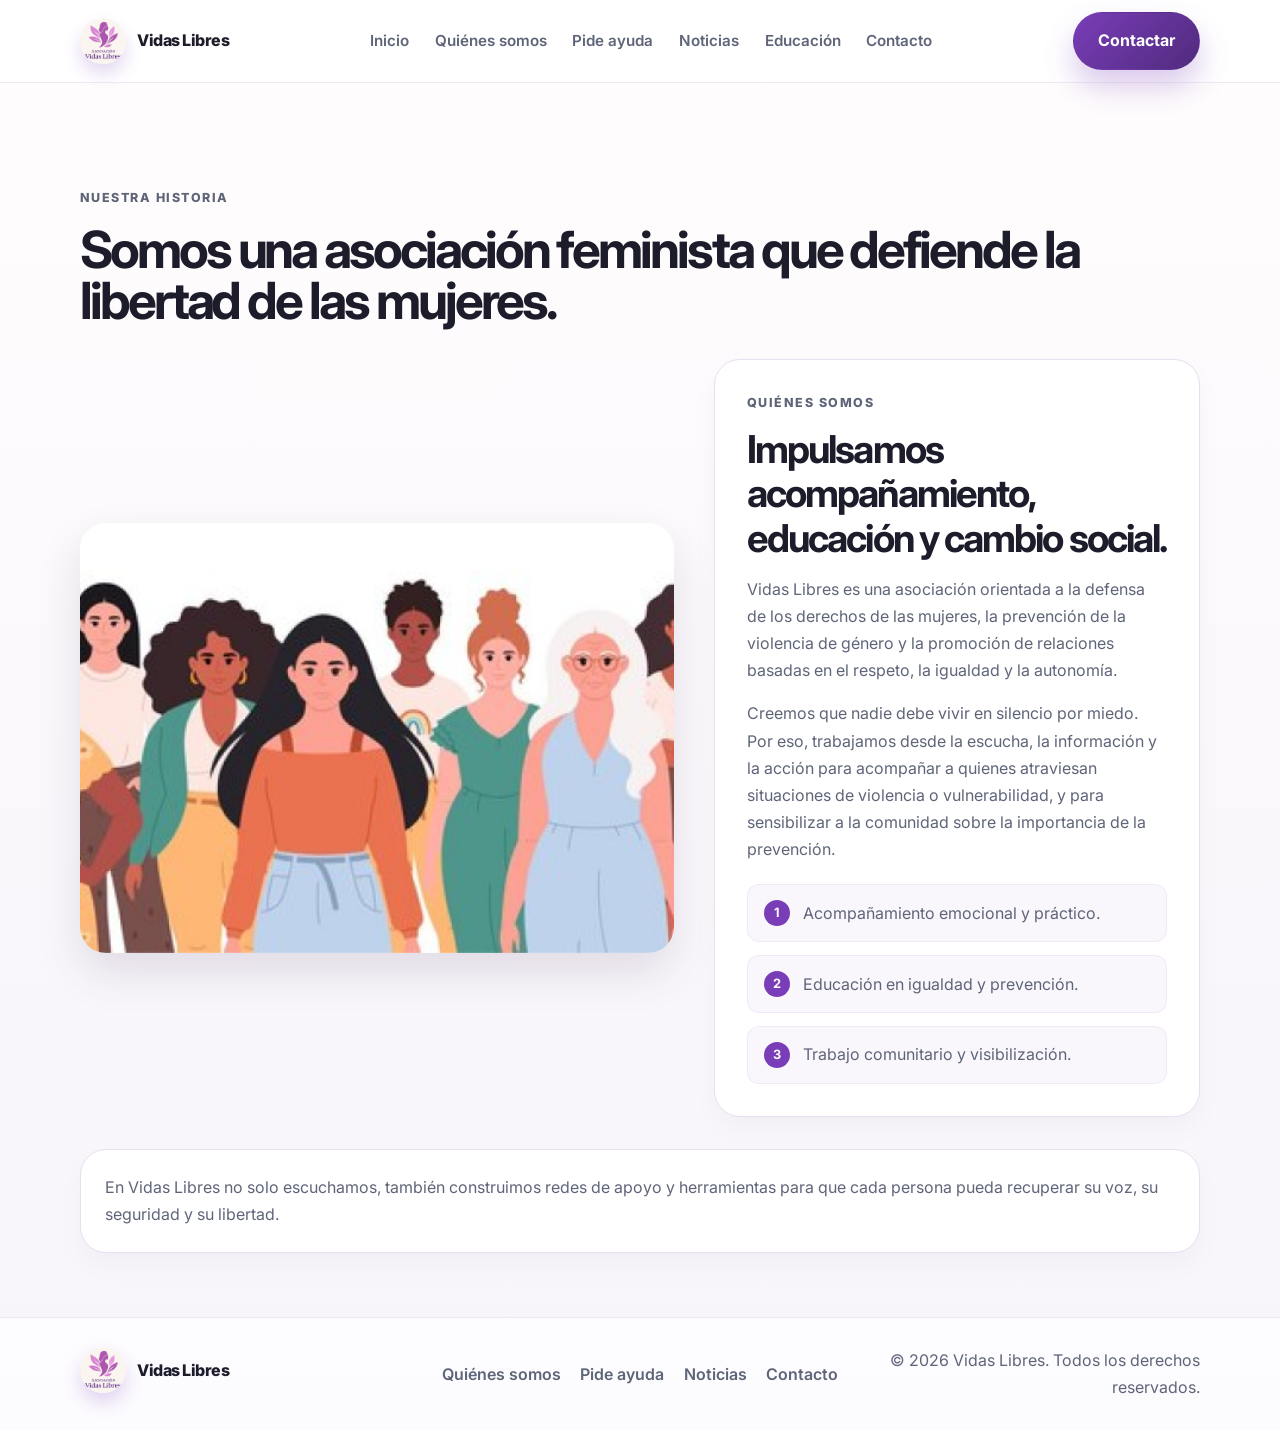
<file: html/quienessomos.html>
<!DOCTYPE html>
<html lang="es">
<head>
  <meta charset="UTF-8">
  <meta name="viewport" content="width=device-width, initial-scale=1.0">
  <meta name="description" content="Quiénes somos: Vidas Libres, asociación feminista de apoyo y prevención contra la violencia de género.">
  <title>Quiénes somos | Vidas Libres</title>
  <link rel="preconnect" href="https://fonts.googleapis.com">
  <link rel="preconnect" href="https://fonts.gstatic.com" crossorigin>
  <link href="https://fonts.googleapis.com/css2?family=Inter:wght@400;500;600;700;800&display=swap" rel="stylesheet">
  <link rel="stylesheet" href="../styles/style.css">
</head>
<body>
  <header class="site-header">
    <div class="container nav">
      <a href="../index.html" class="brand" aria-label="Inicio Vidas Libres">
        <img src="../images/image1.png" alt="Logo Vidas Libres">
        <span>Vidas Libres</span>
      </a>

      <nav class="main-nav" aria-label="Navegación principal">
        <a href="../index.html">Inicio</a>
        <a href="quienessomos.html">Quiénes somos</a>
        <a href="pideayuda.html">Pide ayuda</a>
        <a href="NOTICIAS.html">Noticias</a>
        <a href="EDUCACION.html">Educación</a>
        <a href="formulario.html">Contacto</a>
      </nav>

      <a class="btn btn-primary" href="formulario.html">Contactar</a>
    </div>
  </header>

  <main class="page-shell">
    <div class="container page-hero">
      <p class="eyebrow">Nuestra historia</p>
      <h1>Somos una asociación feminista que defiende la libertad de las mujeres.</h1>
    </div>

    <div class="container story-grid">
      <div class="story-image">
        <img src="../images/mujeres.PNG" alt="Mujeres unidas en la asociación">
      </div>

      <div class="content-panel">
        <p class="section-tag">Quiénes somos</p>
        <h2>Impulsamos acompañamiento, educación y cambio social.</h2>
        <p>
          Vidas Libres es una asociación orientada a la defensa de los derechos de las mujeres, la prevención de la violencia de género y la promoción de relaciones basadas en el respeto, la igualdad y la autonomía.
        </p>
        <p>
          Creemos que nadie debe vivir en silencio por miedo. Por eso, trabajamos desde la escucha, la información y la acción para acompañar a quienes atraviesan situaciones de violencia o vulnerabilidad, y para sensibilizar a la comunidad sobre la importancia de la prevención.
        </p>

        <ul class="info-list">
          <li><strong>1</strong> Acompañamiento emocional y práctico.</li>
          <li><strong>2</strong> Educación en igualdad y prevención.</li>
          <li><strong>3</strong> Trabajo comunitario y visibilización.</li>
        </ul>
      </div>
    </div>

    <div class="container" style="margin-top:2rem;">
      <div class="story-note">
        <p>
          En Vidas Libres no solo escuchamos, también construimos redes de apoyo y herramientas para que cada persona pueda recuperar su voz, su seguridad y su libertad.
        </p>
      </div>
    </div>
  </main>

  <footer class="site-footer">
    <div class="container footer-grid">
      <div>
        <a href="../index.html" class="brand" aria-label="Vidas Libres">
          <img src="../images/image1.png" alt="Logo Vidas Libres">
          <span>Vidas Libres</span>
        </a>
      </div>

      <nav class="footer-links" aria-label="Enlaces del pie de página">
        <a href="quienessomos.html">Quiénes somos</a>
        <a href="pideayuda.html">Pide ayuda</a>
        <a href="NOTICIAS.html">Noticias</a>
        <a href="formulario.html">Contacto</a>
      </nav>

      <p>© 2026 Vidas Libres. Todos los derechos reservados.</p>
    </div>
  </footer>
</body>
</html>
</file>
<file: styles/style.css>
:root {
  --bg: #f7f4fb;
  --bg-soft: #fffafc;
  --surface: #ffffff;
  --surface-alt: #f3eef9;
  --primary: #7a3db8;
  --primary-dark: #4f2b7d;
  --primary-soft: rgba(122, 61, 184, 0.12);
  --accent: #d464a8;
  --accent-soft: rgba(212, 100, 168, 0.12);
  --text: #1c1c2b;
  --muted: #5f6579;
  --line: #e8dff0;
  --success: #2f9d8f;
  --shadow: 0 20px 45px rgba(48, 22, 68, 0.12);
}

* {
  box-sizing: border-box;
}

html {
  scroll-behavior: smooth;
}

body {
  margin: 0;
  font-family: "Inter", Arial, sans-serif;
  background: linear-gradient(180deg, #fffdfd 0%, #f7f4fb 100%);
  color: var(--text);
  line-height: 1.7;
}

a {
  text-decoration: none;
  color: inherit;
}

img {
  max-width: 100%;
  display: block;
}

button,
input,
textarea,
select {
  font: inherit;
}

.container {
  width: min(1120px, calc(100% - 2rem));
  margin: 0 auto;
}

.site-header {
  position: sticky;
  top: 0;
  z-index: 20;
  background: rgba(255, 255, 255, 0.85);
  backdrop-filter: blur(10px);
  border-bottom: 1px solid rgba(124, 89, 160, 0.12);
}

.nav {
  display: flex;
  align-items: center;
  justify-content: space-between;
  min-height: 82px;
  gap: 1rem;
}

.brand {
  display: inline-flex;
  align-items: center;
  gap: 0.7rem;
  font-weight: 800;
  letter-spacing: -0.03em;
}

.brand img {
  width: 46px;
  height: 46px;
  border-radius: 50%;
  object-fit: cover;
  box-shadow: 0 10px 18px rgba(122, 61, 184, 0.2);
}

.main-nav {
  display: flex;
  align-items: center;
  gap: 1.6rem;
  color: var(--muted);
  font-size: 0.95rem;
  font-weight: 600;
}

.main-nav a:hover,
.footer-links a:hover {
  color: var(--primary);
}

.btn {
  display: inline-flex;
  align-items: center;
  justify-content: center;
  padding: 0.9rem 1.5rem;
  border-radius: 999px;
  font-weight: 700;
  border: 1px solid transparent;
  transition: all 0.2s ease;
}

.btn:hover {
  transform: translateY(-2px);
}

.btn-primary {
  background: linear-gradient(135deg, var(--primary) 0%, var(--primary-dark) 100%);
  color: #fff;
  box-shadow: 0 16px 30px rgba(122, 61, 184, 0.28);
}

.btn-secondary {
  border-color: var(--line);
  background: #fff;
  color: var(--text);
}

section {
  padding: 4.5rem 0;
}

.hero {
  padding-top: 5rem;
  padding-bottom: 4rem;
}

.hero-grid,
.story-grid,
.resource-layout,
.contact-grid,
.footer-grid {
  display: grid;
  grid-template-columns: 1.1fr 0.9fr;
  gap: 2.5rem;
  align-items: center;
}

.eyebrow,
.section-tag {
  margin: 0 0 0.9rem;
  color: var(--primary);
  font-size: 0.78rem;
  text-transform: uppercase;
  letter-spacing: 0.12em;
  font-weight: 800;
}

.hero h1,
.page-hero h1,
.section-header h2,
.content-panel h2 {
  margin: 0;
  font-size: clamp(2.5rem, 5vw, 4.5rem);
  line-height: 1;
  letter-spacing: -0.06em;
}

.lead,
.page-hero p,
.content-panel p,
.card p,
.resource-card p,
.news-card p,
.testimonial-card p,
.contact-card p,
.list-check li,
.info-list li,
.story-note p {
  color: var(--muted);
}

.lead {
  max-width: 620px;
  margin-top: 1.2rem;
  font-size: 1.08rem;
}

.hero-actions {
  display: flex;
  flex-wrap: wrap;
  gap: 1rem;
  margin-top: 2rem;
}

.stats {
  list-style: none;
  padding: 0;
  margin: 2.2rem 0 0;
  display: flex;
  flex-wrap: wrap;
  gap: 2rem;
}

.stats li {
  min-width: 120px;
}

.stats strong {
  display: block;
  font-size: 1.7rem;
  letter-spacing: -0.04em;
}

.stats span {
  color: var(--muted);
  font-size: 0.9rem;
}

.visual-card {
  position: relative;
  padding: 1rem;
  background: linear-gradient(180deg, rgba(122, 61, 184, 0.12), rgba(255, 255, 255, 0.96));
  border: 1px solid rgba(122, 61, 184, 0.08);
  border-radius: 28px;
  box-shadow: var(--shadow);
}

.visual-card img {
  border-radius: 22px;
  width: 100%;
  height: 540px;
  object-fit: cover;
}

.badge {
  position: absolute;
  left: 2rem;
  bottom: 2rem;
  background: rgba(28, 28, 43, 0.8);
  color: #fff;
  font-size: 0.76rem;
  padding: 0.8rem 1rem;
  border-radius: 999px;
  letter-spacing: 0.04em;
  font-weight: 700;
}

.section-header {
  margin-bottom: 2rem;
}

.section-header h2,
.content-panel h2 {
  font-size: clamp(2rem, 3vw, 3rem);
  line-height: 1.15;
  letter-spacing: -0.05em;
}

.card-grid,
.news-grid,
.resource-grid,
.value-grid,
.testimonial-grid,
.contact-grid {
  display: grid;
  gap: 1.5rem;
}

.value-grid,
.card-grid {
  grid-template-columns: repeat(3, minmax(0, 1fr));
}

.card,
.resource-card,
.news-card,
.testimonial-card,
.contact-card,
.info-box,
.story-note,
.callout {
  background: var(--surface);
  border: 1px solid var(--line);
  border-radius: 22px;
  box-shadow: 0 12px 28px rgba(28, 28, 43, 0.03);
}

.card,
.resource-card,
.news-card,
.testimonial-card,
.contact-card {
  padding: 1.6rem;
}

.card-icon {
  width: 58px;
  height: 58px;
  display: inline-flex;
  align-items: center;
  justify-content: center;
  background: linear-gradient(135deg, var(--primary-soft), rgba(212, 100, 168, 0.14));
  color: var(--primary);
  border-radius: 16px;
  font-weight: 800;
  margin-bottom: 1rem;
}

.card h3,
.resource-card h3,
.news-card h3,
.testimonial-card h3,
.contact-card h3 {
  margin: 0 0 0.6rem;
  font-size: 1.45rem;
  letter-spacing: -0.04em;
}

.mission-grid {
  display: grid;
  grid-template-columns: 0.9fr 1.1fr;
  gap: 2rem;
  align-items: center;
}

.mission-image img,
.story-image img {
  width: 100%;
  min-height: 430px;
  object-fit: cover;
  border-radius: 26px;
  box-shadow: var(--shadow);
}

.list-check {
  list-style: none;
  padding: 0;
  margin: 1.5rem 0 0;
  display: grid;
  gap: 0.9rem;
}

.list-check li {
  display: flex;
  align-items: flex-start;
  gap: 0.75rem;
  background: rgba(122, 61, 184, 0.04);
  border: 1px solid rgba(122, 61, 184, 0.08);
  border-radius: 14px;
  padding: 0.9rem 1rem;
}

.list-check strong {
  display: inline-flex;
  align-items: center;
  justify-content: center;
  width: 24px;
  height: 24px;
  border-radius: 50%;
  background: var(--primary);
  color: #fff;
  font-size: 0.8rem;
}

.resource-grid {
  grid-template-columns: repeat(4, minmax(0, 1fr));
}

.resource-card h3 {
  font-size: 1.12rem;
}

.resource-card .icon {
  font-size: 1.5rem;
  margin-bottom: 0.75rem;
  color: var(--primary);
  font-weight: 800;
}

.cta-box {
  background: linear-gradient(135deg, #1f1833 0%, #3a244f 100%);
  border-radius: 28px;
  padding: 2rem 2.5rem;
  color: #fff;
  display: flex;
  align-items: center;
  justify-content: space-between;
  gap: 2rem;
}

.cta-box .section-tag {
  color: rgba(255, 255, 255, 0.78);
}

.site-footer {
  background: rgba(255, 255, 255, 0.7);
  border-top: 1px solid rgba(124, 89, 160, 0.12);
}

.footer-grid {
  grid-template-columns: 1fr auto 1fr;
  padding: 1.8rem 0;
  align-items: center;
}

.footer-links {
  display: flex;
  flex-wrap: wrap;
  gap: 1.2rem;
  justify-content: center;
  color: var(--muted);
  font-weight: 600;
}

.site-footer p {
  margin: 0;
  text-align: right;
  color: var(--muted);
}

.page-shell {
  padding-top: 4rem;
  padding-bottom: 4rem;
}

.page-hero {
  padding-top: 2.5rem;
  padding-bottom: 2rem;
}

.page-hero h1 {
  font-size: clamp(2.2rem, 4vw, 3.6rem);
}

.page-hero .eyebrow {
  margin-bottom: 1rem;
}

.content-panel,
.info-box,
.story-note,
.callout {
  background: var(--surface);
  border: 1px solid var(--line);
  border-radius: 26px;
  box-shadow: 0 12px 28px rgba(17, 24, 39, 0.03);
}

.content-panel {
  padding: 2rem;
}

.info-list {
  list-style: none;
  padding: 0;
  margin: 1.3rem 0 0;
  display: grid;
  gap: 0.8rem;
}

.info-list li {
  display: flex;
  align-items: center;
  gap: 0.8rem;
  background: rgba(122, 61, 184, 0.04);
  border: 1px solid rgba(122, 61, 184, 0.08);
  border-radius: 12px;
  padding: 0.9rem 1rem;
}

.info-list strong {
  display: inline-flex;
  align-items: center;
  justify-content: center;
  width: 26px;
  height: 26px;
  background: var(--primary);
  color: #fff;
  border-radius: 50%;
  font-size: 0.8rem;
}

.story-image {
  position: relative;
}

.story-note {
  padding: 1.5rem;
  margin-top: 1rem;
}

.story-note p {
  margin: 0;
}

.news-grid {
  grid-template-columns: repeat(2, minmax(0, 1fr));
}

.news-card {
  display: flex;
  flex-direction: column;
  gap: 0.8rem;
}

.news-card .meta {
  color: var(--primary);
  font-size: 0.78rem;
  text-transform: uppercase;
  letter-spacing: 0.09em;
  font-weight: 700;
}

.testimonial-grid {
  grid-template-columns: repeat(3, minmax(0, 1fr));
}

.testimonial-card {
  background: linear-gradient(180deg, #fff 0%, #faf5ff 100%);
}

.quote-mark {
  font-size: 2.2rem;
  color: var(--primary);
  font-weight: 800;
  line-height: 1;
  margin-bottom: 0.6rem;
}

.resource-layout {
  grid-template-columns: 1.1fr 0.9fr;
}

.contact-panel,
.emergency-panel {
  background: var(--surface);
  border: 1px solid var(--line);
  border-radius: 26px;
  padding: 2rem;
  box-shadow: 0 12px 28px rgba(17, 24, 39, 0.03);
}

.contact-grid {
  grid-template-columns: 1fr 1fr;
}

.contact-form {
  display: grid;
  gap: 1rem;
}

.contact-form input,
.contact-form textarea,
.contact-form select {
  width: 100%;
  border: 1px solid var(--line);
  background: #fff;
  border-radius: 14px;
  padding: 0.85rem 1rem;
  color: var(--text);
}

.contact-form textarea {
  min-height: 140px;
  resize: vertical;
}

.emergency-list {
  display: grid;
  gap: 1rem;
  margin-top: 1rem;
}

.emergency-item {
  display: flex;
  align-items: center;
  gap: 1rem;
  background: rgba(122, 61, 184, 0.04);
  border: 1px solid rgba(122, 61, 184, 0.08);
  border-radius: 16px;
  padding: 1rem;
}

.emergency-item .icon {
  width: 52px;
  height: 52px;
  display: inline-flex;
  align-items: center;
  justify-content: center;
  border-radius: 14px;
  background: linear-gradient(135deg, var(--primary-soft), rgba(212, 100, 168, 0.12));
  color: var(--primary);
  font-weight: 800;
}

.map-frame {
  width: 100%;
  min-height: 320px;
  border: 0;
  border-radius: 18px;
  box-shadow: var(--shadow);
}

.video-wrapper {
  position: relative;
  overflow: hidden;
  border-radius: 24px;
  box-shadow: var(--shadow);
  aspect-ratio: 16 / 9;
}

.video-wrapper iframe {
  width: 100%;
  height: 100%;
  border: 0;
}

.download-box {
  background: var(--surface-alt);
  border: 1px solid var(--line);
  border-radius: 24px;
  padding: 1.5rem;
  margin-top: 2rem;
}

.download-box h3 {
  margin-top: 0;
}

.download-item {
  display: flex;
  align-items: center;
  gap: 1rem;
  padding: 0.9rem 0;
  border-bottom: 1px solid rgba(124, 89, 160, 0.12);
}

.download-item:last-child {
  border-bottom: 0;
}

.download-item .mini-icon {
  width: 42px;
  height: 42px;
  display: inline-flex;
  align-items: center;
  justify-content: center;
  border-radius: 12px;
  background: rgba(122, 61, 184, 0.1);
  color: var(--primary);
  font-weight: 700;
}

.download-item a {
  color: var(--primary);
  font-weight: 700;
}

@media (max-width: 980px) {
  .hero-grid,
  .story-grid,
  .resource-layout,
  .mission-grid,
  .contact-grid,
  .footer-grid,
  .resource-grid,
  .value-grid,
  .testimonial-grid,
  .news-grid {
    grid-template-columns: 1fr 1fr;
  }

  .hero-grid,
  .story-grid,
  .resource-layout,
  .mission-grid,
  .contact-grid,
  .footer-grid {
    grid-template-columns: 1fr;
  }

  .cta-box {
    flex-direction: column;
    align-items: flex-start;
  }
}

@media (max-width: 760px) {
  .nav {
    flex-wrap: wrap;
    justify-content: center;
    padding: 1rem 0;
  }

  .main-nav {
    width: 100%;
    justify-content: center;
    flex-wrap: wrap;
  }

  .value-grid,
  .resource-grid,
  .news-grid,
  .testimonial-grid {
    grid-template-columns: 1fr;
  }

  .hero {
    padding-top: 4rem;
  }

  .visual-card img {
    height: 400px;
  }

  .btn {
    width: 100%;
  }

  .hero-actions {
    flex-direction: column;
  }

  .cta-box {
    padding: 1.5rem;
  }
}

@media (max-width: 540px) {
  .container {
    width: min(100% - 1rem, 1120px);
  }

  .site-header {
    position: static;
  }

  .nav {
    min-height: auto;
    gap: 0.65rem;
  }

  .brand {
    justify-content: center;
    width: 100%;
    font-size: 0.95rem;
  }

  .main-nav {
    gap: 0.55rem 0.9rem;
    font-size: 0.8rem;
  }

  .stats {
    display: grid;
    grid-template-columns: 1fr;
    gap: 1rem;
  }

  .visual-card img {
    height: 260px;
  }

  .content-panel,
  .contact-panel,
  .emergency-panel,
  .download-box {
    padding: 1.2rem;
  }

  .footer-grid {
    padding: 1.2rem 0;
  }

  .footer-links {
    gap: 0.55rem 0.8rem;
  }

  .site-footer p {
    text-align: center;
  }

  .download-item {
    align-items: flex-start;
  }
}
</file>
